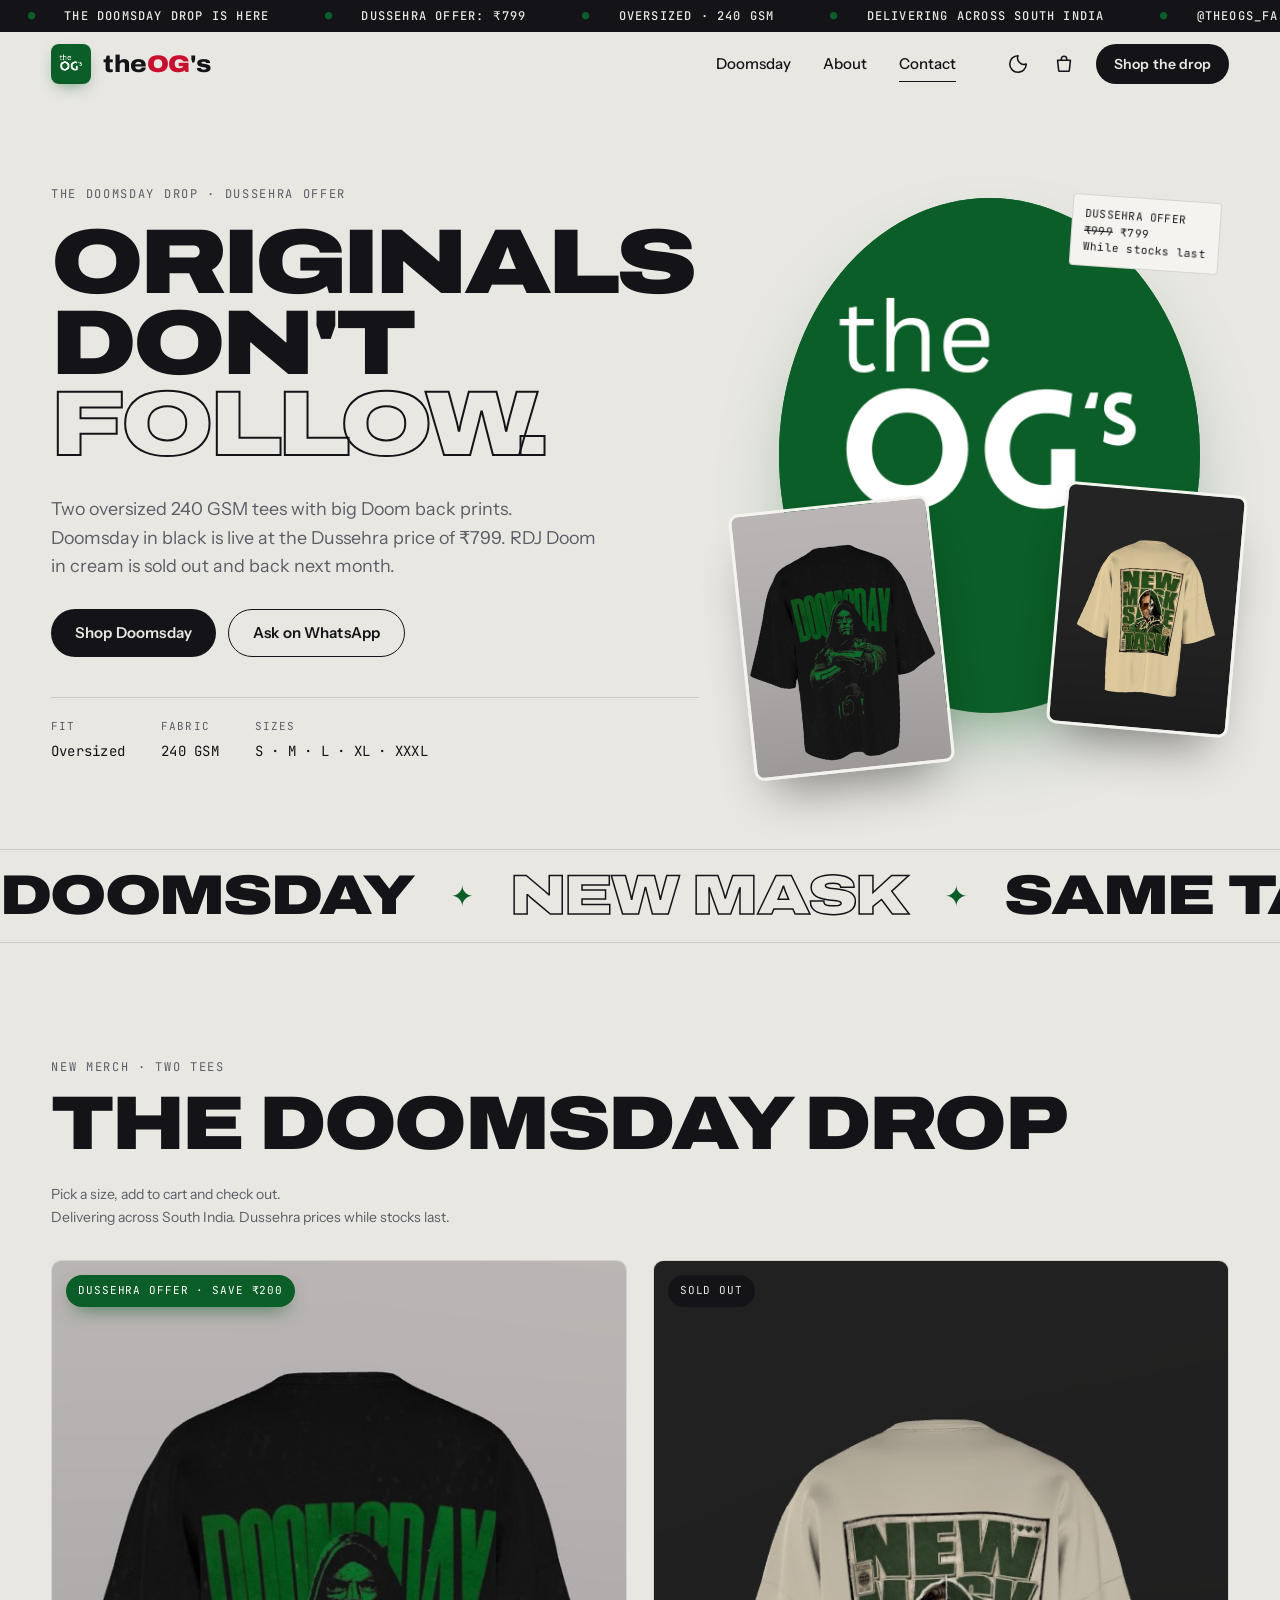
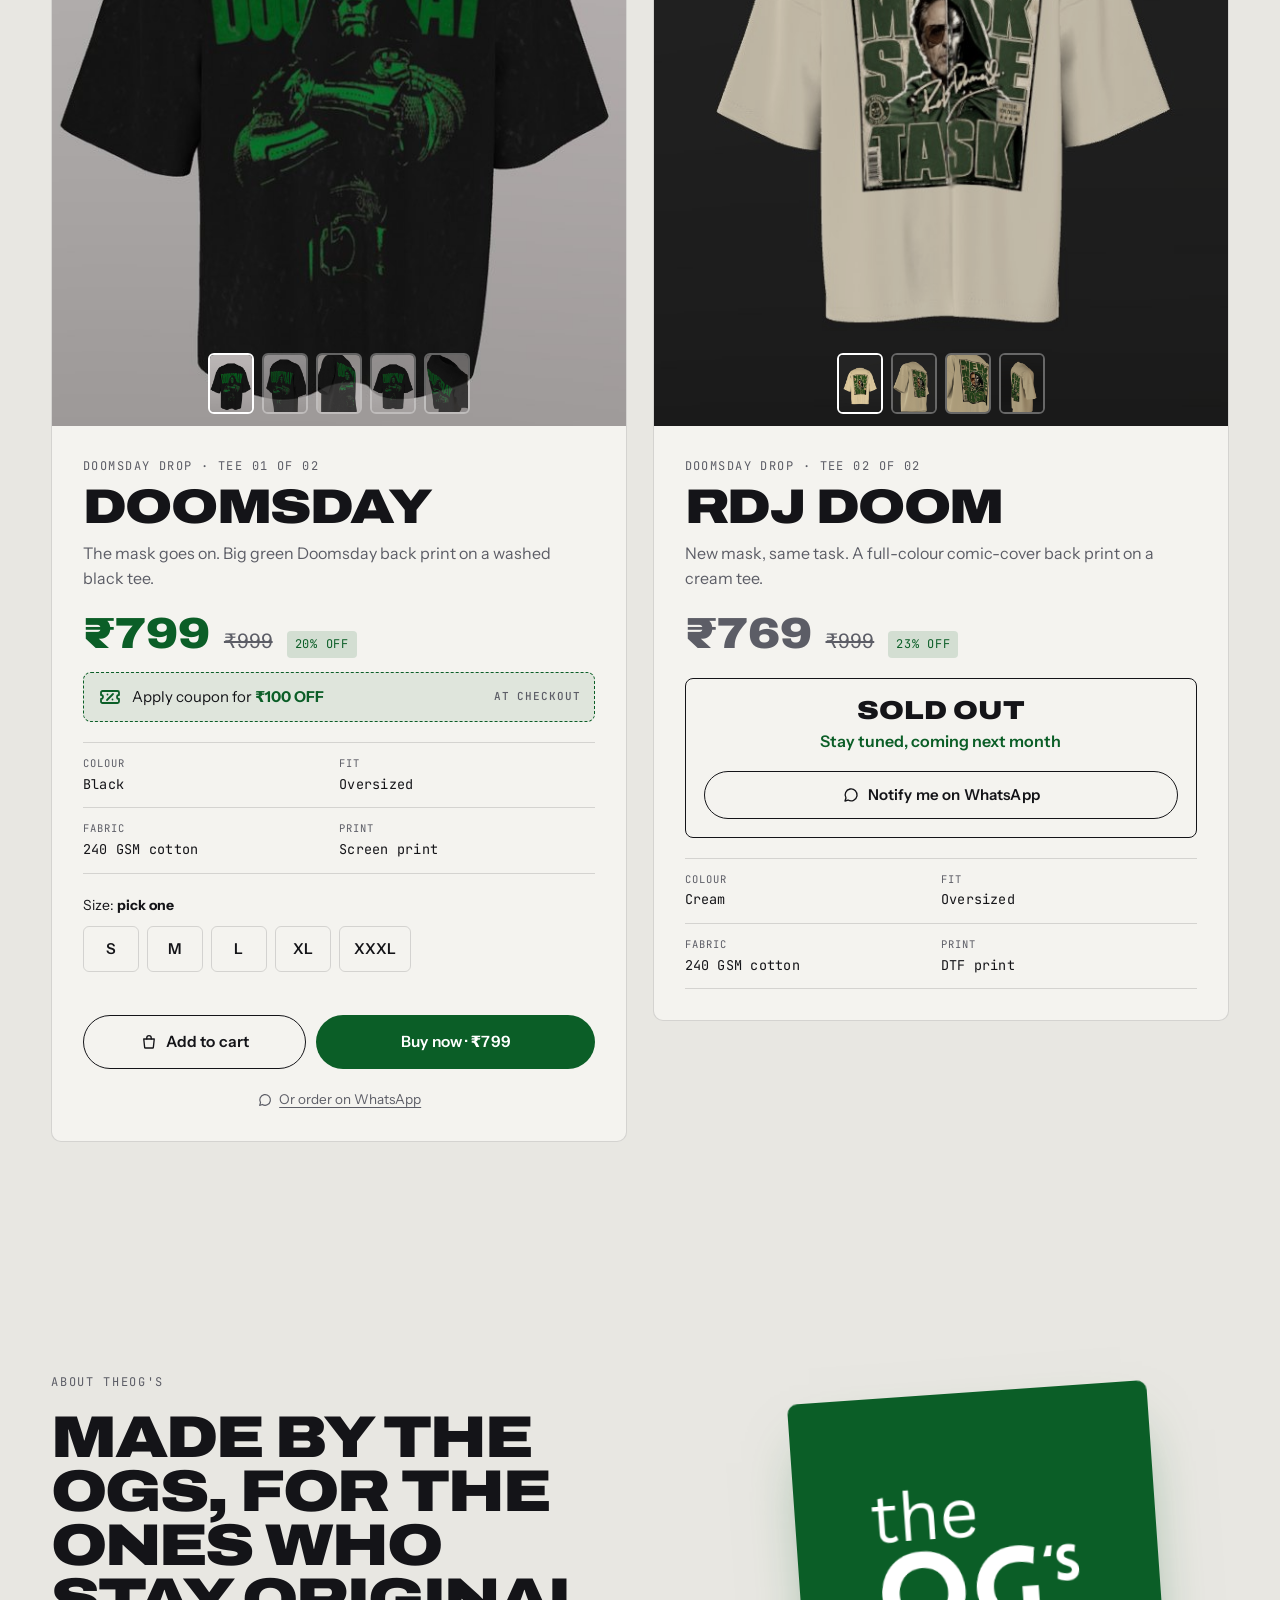
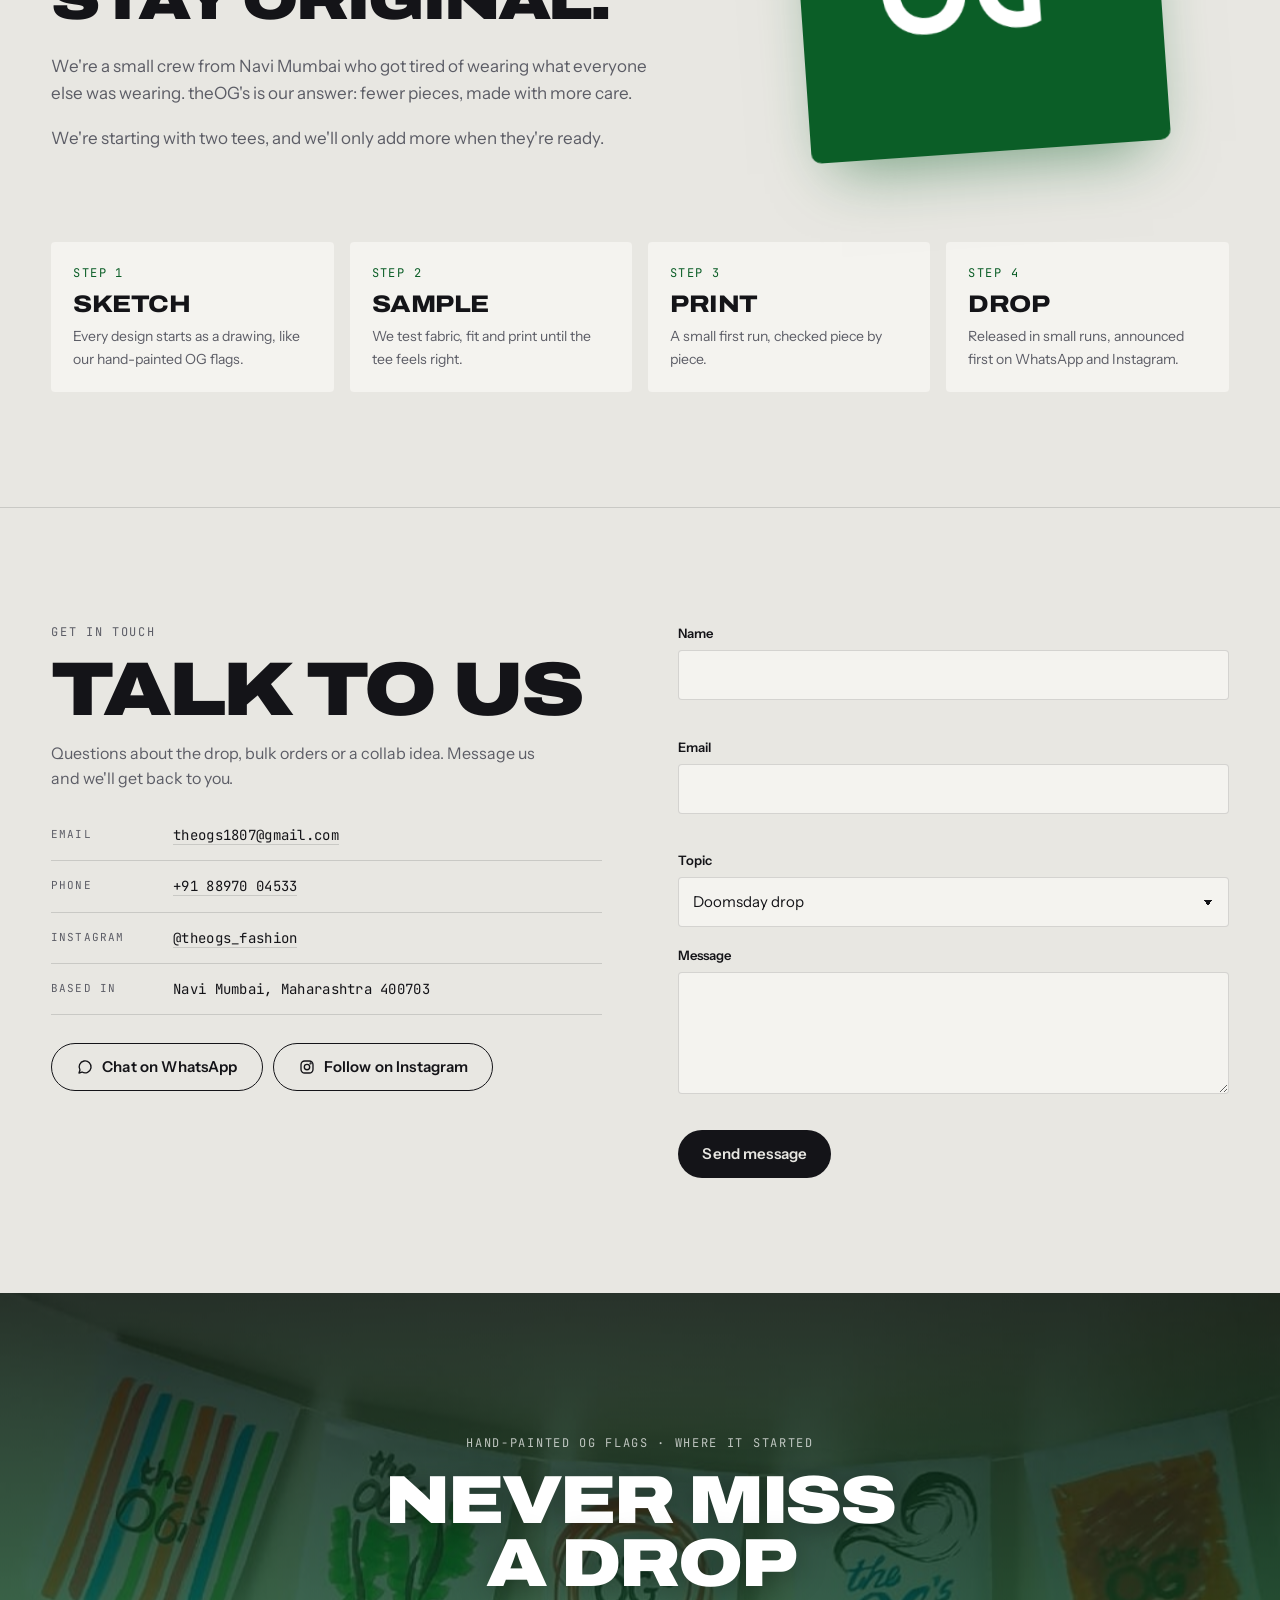
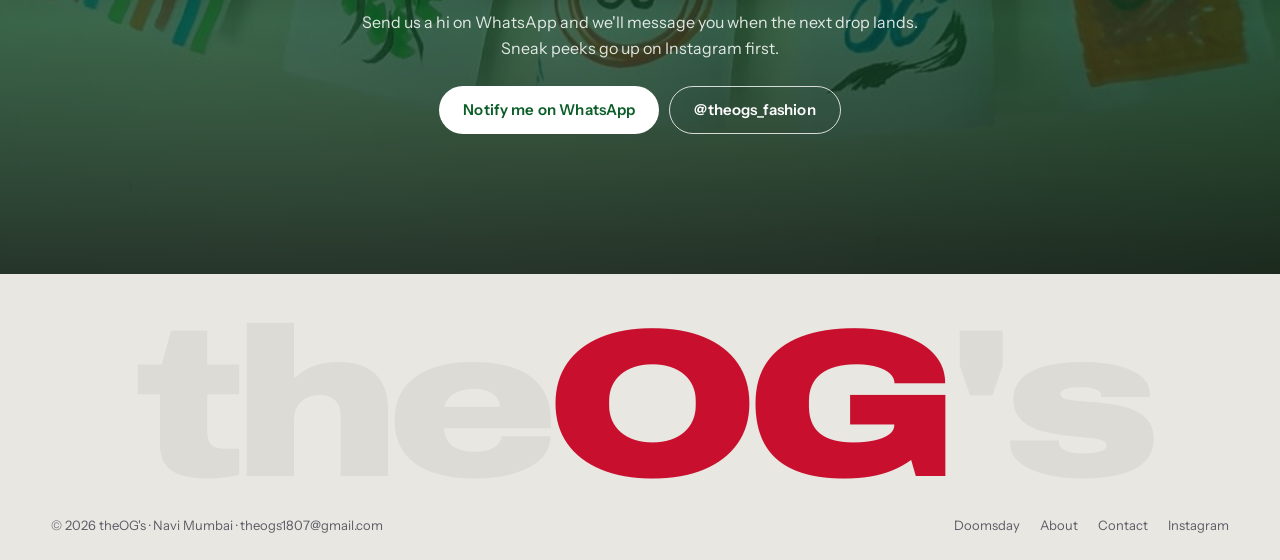
<file: index.html>
<!doctype html>
<html lang="en">
<head>
  <meta charset="utf-8">
  <meta name="viewport" content="width=device-width, initial-scale=1, viewport-fit=cover">
  <title>theOG's</title>
  <meta name="description" content="theOG's Doomsday drop: two oversized 240 GSM tees from Navi Mumbai. Dussehra offer ₹799.">
  <meta name="theme-color" content="#0B5E27">
  <meta property="og:title" content="theOG's">
  <meta property="og:description" content="The Doomsday drop: two oversized tees. Dussehra offer ₹799.">
  <meta property="og:image" content="assets/logo-green.png">
  <link rel="icon" href="assets/favicon.png" type="image/png">
  <link rel="apple-touch-icon" href="assets/apple-touch-icon.png">
  <link rel="preconnect" href="https://fonts.googleapis.com">
  <link rel="preconnect" href="https://fonts.gstatic.com" crossorigin>
  <link rel="stylesheet" href="https://fonts.googleapis.com/css2?family=Archivo:wdth,wght@62..125,400..900&family=Instrument+Sans:wght@400;500;600&family=JetBrains+Mono:wght@400;500&display=swap">
  <link rel="stylesheet" href="css/styles.css?v=dev">
</head>
<body>
  <a class="skip" href="#drop">Skip to the drop</a>

  <div class="ticker" aria-label="Announcements">
    <div class="ticker__track">
      <span>The Doomsday drop is here</span><span>Dussehra offer: ₹799</span><span>Oversized · 240 GSM</span><span>Delivering across South India</span><span>@theogs_fashion</span>
      <span aria-hidden="true">The Doomsday drop is here</span><span aria-hidden="true">Dussehra offer: ₹799</span><span aria-hidden="true">Oversized · 240 GSM</span><span aria-hidden="true">Delivering across South India</span><span aria-hidden="true">@theogs_fashion</span>
    </div>
  </div>

  <header class="nav" id="top">
    <div class="nav__inner">
      <a href="#top" class="logo" aria-label="theOG's home">
        <img src="assets/logo-green.png" alt="" width="44" height="44">
        <span class="logo__word">the<b>OG</b>'s</span>
      </a>
      <nav class="nav__links" id="navLinks" aria-label="Main">
        <a href="#drop">Doomsday</a>
        <a href="#about">About</a>
        <a href="#contact">Contact</a>
        <div class="menu__extra">
          <a class="btn btn--solid" href="#drop">Shop the drop</a>
          <a class="btn btn--ghost" data-wa="Hi theOG's! I have a question about the Doomsday drop." href="https://wa.me/918897004533" target="_blank" rel="noopener">Ask on WhatsApp</a>
        </div>
      </nav>
      <div class="nav__actions">
        <button class="icon-btn" id="themeToggle" aria-label="Switch colour theme" title="Switch theme">
          <svg viewBox="0 0 24 24" aria-hidden="true"><path d="M12 3a9 9 0 1 0 9 9 7 7 0 0 1-9-9Z"/></svg>
        </button>
        <button class="icon-btn" id="cartBtn" aria-label="Open cart" aria-controls="cart">
          <svg viewBox="0 0 24 24" aria-hidden="true"><path d="M5 8h14l-1.2 11.1a1 1 0 0 1-1 .9H7.2a1 1 0 0 1-1-.9L5 8Z"/><path d="M9 8V6.5a3 3 0 0 1 6 0V8"/></svg>
          <span class="count" hidden>0</span>
        </button>
        <a class="btn btn--solid btn--sm nav__cta" href="#drop">Shop the drop</a>
        <button class="icon-btn burger" id="burger" aria-label="Open menu" aria-expanded="false" aria-controls="navLinks">
          <span></span><span></span>
        </button>
      </div>
    </div>
  </header>

  <main>
    <section class="hero" aria-labelledby="heroTitle">
      <div class="hero__copy">
        <p class="eyebrow mono">The Doomsday drop · Dussehra offer</p>
        <h1 class="hero__title" id="heroTitle">
          <span class="line"><span>Originals</span></span>
          <span class="line"><span>don't</span></span>
          <span class="line"><span class="outline">follow.</span></span>
        </h1>
        <p class="hero__lede">Two oversized 240 GSM tees with big Doom back prints. Doomsday in black is live at the Dussehra price of ₹799. RDJ Doom in cream is sold out and back next month.</p>
        <div class="hero__cta">
          <a href="#drop" class="btn btn--solid">Shop Doomsday</a>
          <a class="btn btn--ghost" data-wa="Hi theOG's! I have a question about the Doomsday drop." href="https://wa.me/918897004533" target="_blank" rel="noopener">Ask on WhatsApp</a>
        </div>
        <dl class="hero__specs mono">
          <div><dt>Fit</dt><dd>Oversized</dd></div>
          <div><dt>Fabric</dt><dd>240 GSM</dd></div>
          <div><dt>Sizes</dt><dd>S · M · L · XL · XXXL</dd></div>
        </dl>
      </div>
      <div class="hero__stage" id="heroStage" aria-hidden="true">
        <div class="stage__disc"><img src="assets/logo-green.png" alt=""></div>
        <div class="stage__item stage__item--a" data-depth="22"></div>
        <div class="stage__item stage__item--b" data-depth="38"></div>
        <div class="stage__tag mono">DUSSEHRA OFFER<br><s>₹999</s> ₹799<br>While stocks last</div>
      </div>
    </section>

    <div class="band" aria-hidden="true">
      <div class="band__track">
        <span>Doomsday</span><i>✦</i><span>New mask</span><i>✦</i><span>Same task</span><i>✦</i><span>Dussehra offer</span><i>✦</i>
        <span>Doomsday</span><i>✦</i><span>New mask</span><i>✦</i><span>Same task</span><i>✦</i><span>Dussehra offer</span><i>✦</i>
      </div>
    </div>

    <section class="drop section" id="drop" aria-labelledby="dropTitle">
      <div class="section__head">
        <div>
          <p class="eyebrow mono">New merch · Two tees</p>
          <h2 id="dropTitle">The Doomsday drop</h2>
        </div>
        <p class="section__note">Pick a size, add to cart and check out.<br>Delivering across South India. Dussehra prices while stocks last.</p>
      </div>
      <div class="releases" id="releases"></div>
    </section>

    <section class="about section" id="about" aria-labelledby="aboutTitle">
      <div class="about__grid">
        <div class="about__copy">
          <p class="eyebrow mono">About theOG's</p>
          <h2 id="aboutTitle">Made by the OGs, for the ones who stay original.</h2>
          <p>We're a small crew from Navi Mumbai who got tired of wearing what everyone else was wearing. theOG's is our answer: fewer pieces, made with more care.</p>
          <p>We're starting with two tees, and we'll only add more when they're ready.</p>
        </div>
        <figure class="about__mark">
          <img src="assets/logo-green.png" alt="theOG's logo: white wordmark on green" width="500" height="500" loading="lazy">
        </figure>
      </div>
      <ol class="process">
        <li><span class="mono">Step 1</span><h3>Sketch</h3><p>Every design starts as a drawing, like our hand-painted OG flags.</p></li>
        <li><span class="mono">Step 2</span><h3>Sample</h3><p>We test fabric, fit and print until the tee feels right.</p></li>
        <li><span class="mono">Step 3</span><h3>Print</h3><p>A small first run, checked piece by piece.</p></li>
        <li><span class="mono">Step 4</span><h3>Drop</h3><p>Released in small runs, announced first on WhatsApp and Instagram.</p></li>
      </ol>
    </section>

    <section class="contact section" id="contact" aria-labelledby="contactTitle">
      <div class="contact__grid">
        <div>
          <p class="eyebrow mono">Get in touch</p>
          <h2 id="contactTitle">Talk to us</h2>
          <p class="contact__lede">Questions about the drop, bulk orders or a collab idea. Message us and we'll get back to you.</p>
          <dl class="contact__list mono">
            <div><dt>Email</dt><dd><a href="mailto:theogs1807@gmail.com">theogs1807@gmail.com</a></dd></div>
            <div><dt>Phone</dt><dd><a href="tel:+918897004533">+91 88970 04533</a></dd></div>
            <div><dt>Instagram</dt><dd><a href="https://instagram.com/theogs_fashion" target="_blank" rel="noopener">@theogs_fashion</a></dd></div>
            <div><dt>Based in</dt><dd>Navi Mumbai, Maharashtra 400703</dd></div>
          </dl>
          <div class="contact__actions">
            <a class="btn btn--ghost" data-wa="Hi theOG's!" href="https://wa.me/918897004533" target="_blank" rel="noopener">
              <svg viewBox="0 0 24 24" aria-hidden="true"><path d="M4 20l1.3-4A8 8 0 1 1 8 18.7L4 20Z"/></svg>
              Chat on WhatsApp
            </a>
            <a class="btn btn--ghost" href="https://instagram.com/theogs_fashion" target="_blank" rel="noopener">
              <svg viewBox="0 0 24 24" aria-hidden="true"><rect x="4" y="4" width="16" height="16" rx="5"/><circle cx="12" cy="12" r="3.6"/><circle cx="16.8" cy="7.2" r=".6"/></svg>
              Follow on Instagram
            </a>
          </div>
        </div>
        <form class="form" id="contactForm" novalidate>
          <div class="field">
            <label for="cName">Name</label>
            <input id="cName" name="name" type="text" autocomplete="name" required>
            <small class="err" id="cNameErr"></small>
          </div>
          <div class="field">
            <label for="cEmail">Email</label>
            <input id="cEmail" name="email" type="email" autocomplete="email" required>
            <small class="err" id="cEmailErr"></small>
          </div>
          <div class="field">
            <label for="cTopic">Topic</label>
            <select id="cTopic" name="topic">
              <option>Doomsday drop</option>
              <option>Bulk or custom order</option>
              <option>Collab</option>
              <option>Something else</option>
            </select>
          </div>
          <div class="field">
            <label for="cMsg">Message</label>
            <textarea id="cMsg" name="message" rows="4" required></textarea>
            <small class="err" id="cMsgErr"></small>
          </div>
          <button class="btn btn--solid" type="submit">Send message</button>
          <p class="form__ok" id="contactOk" role="status" hidden></p>
        </form>
      </div>
    </section>

    <section class="join" aria-labelledby="joinTitle">
      <div class="join__bg" aria-hidden="true"></div>
      <div class="join__inner">
      <p class="eyebrow mono join__eyebrow">Hand-painted OG flags · where it started</p>
      <h2 id="joinTitle">Never miss a drop</h2>
      <p>Send us a hi on WhatsApp and we'll message you when the next drop lands. Sneak peeks go up on Instagram first.</p>
      <div class="join__actions">
        <a class="btn btn--solid" data-wa="Hi theOG's! Please tell me when the next drop is out." href="https://wa.me/918897004533" target="_blank" rel="noopener">Notify me on WhatsApp</a>
        <a class="btn btn--ghost" href="https://instagram.com/theogs_fashion" target="_blank" rel="noopener">@theogs_fashion</a>
      </div>
      </div>
    </section>
  </main>

  <footer class="footer">
    <div class="footer__big" aria-hidden="true">the<b>OG</b>'s</div>
    <div class="footer__row">
      <p>© <span id="year">2026</span> theOG's · Navi Mumbai · <a href="mailto:theogs1807@gmail.com">theogs1807@gmail.com</a></p>
      <nav aria-label="Footer">
        <a href="#drop">Doomsday</a><a href="#about">About</a><a href="#contact">Contact</a><a href="https://instagram.com/theogs_fashion" target="_blank" rel="noopener">Instagram</a>
      </nav>
    </div>
  </footer>

  <div class="drawer" id="cart" role="dialog" aria-modal="true" aria-labelledby="cartTitle" hidden>
    <div class="drawer__panel">
      <div class="drawer__head">
        <h2 id="cartTitle">Your cart</h2>
        <button class="icon-btn drawer__close" data-close aria-label="Close cart">
          <svg viewBox="0 0 24 24" aria-hidden="true"><path d="M6 6l12 12M18 6 6 18"/></svg>
        </button>
      </div>
      <div class="drawer__body" id="cartBody"></div>
      <div class="drawer__foot" id="cartFoot" hidden></div>
    </div>
  </div>

  <div class="mbar" id="mbar">
    <button class="btn" id="mbarBtn" tabindex="-1">Shop the drop</button>
  </div>

  <div class="toast" id="toast" role="status" aria-live="polite"></div>

  <script src="js/data.js?v=dev"></script>
  <script src="js/store.js?v=dev"></script>
  <script src="js/app.js?v=dev"></script>
</body>
</html>
</file>
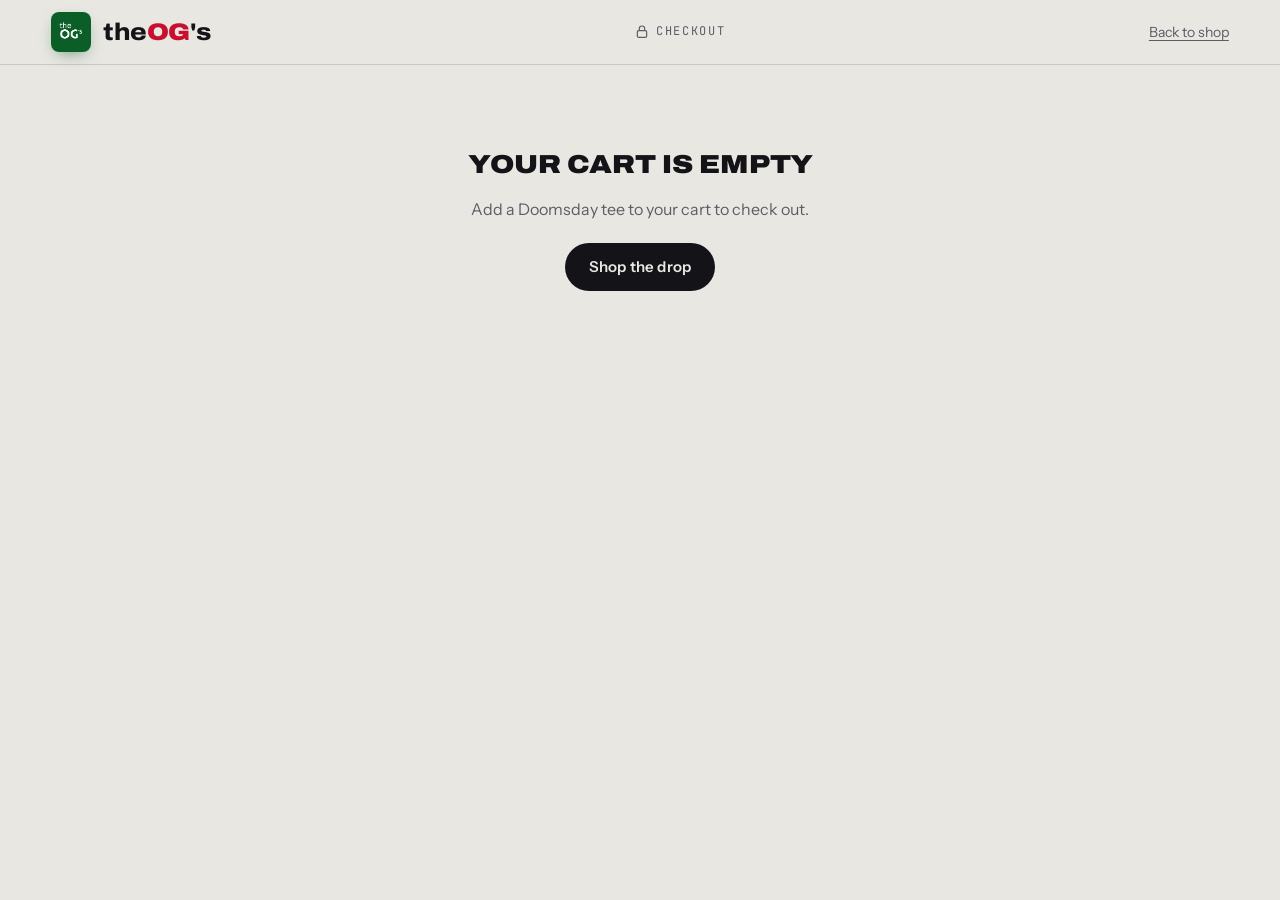
<file: checkout.html>
<!doctype html>
<html lang="en">
<head>
  <meta charset="utf-8">
  <meta name="viewport" content="width=device-width, initial-scale=1, viewport-fit=cover">
  <title>Checkout · theOG's</title>
  <meta name="robots" content="noindex">
  <meta name="theme-color" content="#0B5E27">
  <link rel="icon" href="assets/favicon.png" type="image/png">
  <link rel="apple-touch-icon" href="assets/apple-touch-icon.png">
  <link rel="preconnect" href="https://fonts.googleapis.com">
  <link rel="preconnect" href="https://fonts.gstatic.com" crossorigin>
  <link rel="stylesheet" href="https://fonts.googleapis.com/css2?family=Archivo:wdth,wght@62..125,400..900&family=Instrument+Sans:wght@400;500;600&family=JetBrains+Mono:wght@400;500&display=swap">
  <link rel="stylesheet" href="css/styles.css?v=dev">
</head>
<body class="co-page">
  <header class="nav scrolled">
    <div class="nav__inner">
      <a href="index.html" class="logo" aria-label="theOG's home">
        <img src="assets/logo-green.png" alt="" width="44" height="44">
        <span class="logo__word">the<b>OG</b>'s</span>
      </a>
      <p class="co-secure mono">
        <svg viewBox="0 0 24 24" aria-hidden="true"><rect x="5" y="10" width="14" height="10" rx="2"/><path d="M8 10V7a4 4 0 0 1 8 0v3"/></svg>
        Checkout
      </p>
      <a class="link co-back" href="index.html#cart">Back to shop</a>
    </div>
  </header>

  <main class="checkout" id="checkout">
    <div class="co__main">
      <ol class="steps mono" aria-label="Checkout steps">
        <li data-step="details" aria-current="step"><span>1</span>Details</li>
        <li data-step="review"><span>2</span>Review</li>
        <li data-step="pay"><span>3</span>Payment</li>
      </ol>

      <!-- Step 1: contact and delivery address -->
      <form class="co__step" id="stepDetails" novalidate>
        <fieldset class="co__box">
          <legend>Contact</legend>
          <div class="grid2">
            <div class="field span2">
              <label for="fName">Full name</label>
              <input id="fName" name="name" autocomplete="name" required maxlength="60">
              <small class="err"></small>
            </div>
            <div class="field">
              <label for="fMobile">Mobile number</label>
              <div class="prefix"><span>+91</span><input id="fMobile" name="mobile" type="tel" inputmode="numeric" autocomplete="tel-national" placeholder="98765 43210" required maxlength="16"></div>
              <small class="err"></small>
              <small class="hintline">We'll confirm your order on WhatsApp at this number.</small>
            </div>
            <div class="field">
              <label for="fEmail">Email <span class="opt">optional</span></label>
              <input id="fEmail" name="email" type="email" autocomplete="email" maxlength="80">
              <small class="err"></small>
            </div>
          </div>
        </fieldset>

        <fieldset class="co__box">
          <legend>Delivery address</legend>
          <p class="co__zone mono">We deliver to Andhra Pradesh, Telangana, Karnataka, Tamil Nadu, Kerala and Puducherry.</p>
          <div class="grid2">
            <div class="field">
              <label for="fPin">Pincode</label>
              <input id="fPin" name="pincode" inputmode="numeric" autocomplete="postal-code" required maxlength="6" placeholder="6 digits">
              <small class="err"></small>
            </div>
            <div class="field">
              <label for="fState">State</label>
              <select id="fState" name="state" autocomplete="address-level1" required>
                <option value="">Choose your state</option>
              </select>
              <small class="err"></small>
            </div>
            <div class="field span2">
              <label for="fHouse">Flat, house no., building</label>
              <input id="fHouse" name="house" autocomplete="address-line1" required maxlength="100">
              <small class="err"></small>
            </div>
            <div class="field span2">
              <label for="fArea">Area, street, locality</label>
              <input id="fArea" name="area" autocomplete="address-line2" required maxlength="100">
              <small class="err"></small>
            </div>
            <div class="field">
              <label for="fLandmark">Landmark <span class="opt">optional</span></label>
              <input id="fLandmark" name="landmark" maxlength="80" placeholder="Near…">
              <small class="err"></small>
            </div>
            <div class="field">
              <label for="fCity">Town or city</label>
              <input id="fCity" name="city" autocomplete="address-level2" required maxlength="50">
              <small class="err"></small>
            </div>
          </div>
          <div class="field locfield">
            <label for="fMap">Delivery location on Google Maps</label>
            <div class="loc">
              <button type="button" class="btn btn--ghost btn--sm loc__btn" id="locBtn">
                <svg viewBox="0 0 24 24" aria-hidden="true"><path d="M12 21s-7-6.2-7-11.5A7 7 0 0 1 19 9.5C19 14.8 12 21 12 21Z"/><circle cx="12" cy="9.5" r="2.5"/></svg>
                <span>Use my current location</span>
              </button>
              <span class="loc__or mono">or paste a Google Maps link</span>
            </div>
            <input id="fMap" name="map" type="url" inputmode="url" autocomplete="off" autocapitalize="off" spellcheck="false" required maxlength="300" placeholder="https://maps.app.goo.gl/…">
            <small class="err"></small>
            <small class="hintline" id="locHint">So the courier finds your door. Tap the button and allow location, or in Google Maps tap your spot, then Share, and paste the link here.</small>
          </div>
          <div class="choice-row" role="radiogroup" aria-label="Address type">
            <label class="chip"><input type="radio" name="type" value="Home" checked><span>Home</span></label>
            <label class="chip"><input type="radio" name="type" value="Work"><span>Work</span></label>
          </div>
          <label class="check"><input type="checkbox" id="fRemember" checked> Save these details on this device for next time</label>
        </fieldset>

        <button class="btn btn--solid btn--block co__next" type="submit">Continue to review</button>
      </form>

      <!-- Step 2: review -->
      <section class="co__step" id="stepReview" hidden aria-labelledby="reviewTitle">
        <div class="co__box">
          <div class="co__boxhead"><h2 id="reviewTitle" class="co__h">Deliver to</h2><button class="link" data-goto="details">Edit</button></div>
          <div id="reviewAddress" class="addr"></div>
        </div>
        <div class="co__box">
          <div class="co__boxhead"><h2 class="co__h">Items</h2><a class="link" href="index.html#cart">Edit cart</a></div>
          <ul class="lines lines--review" id="reviewItems"></ul>
          <p class="co__eta mono">Ships in 3 to 5 working days. We'll share tracking on WhatsApp.</p>
        </div>
        <button class="btn btn--solid btn--block co__next" data-goto="pay">Continue to payment</button>
      </section>

      <!-- Step 3: payment and confirm -->
      <section class="co__step" id="stepPay" hidden aria-labelledby="payTitle">
        <div class="co__box">
          <h2 id="payTitle" class="co__h">Payment</h2>
          <div class="paybox" id="payBox"></div>
        </div>
        <p class="err co__payerr" id="payErr" role="alert"></p>
        <button class="btn btn--solid btn--block co__next co__confirm" id="confirmBtn"></button>
        <p class="co__fine">By placing this order you agree to pay the total shown. Questions? <a data-wa="Hi theOG's! I have a question about my order." href="https://wa.me/918897004533" target="_blank" rel="noopener">Ask us on WhatsApp</a>.</p>
      </section>

      <!-- Done -->
      <section class="co__step co__done" id="stepDone" hidden aria-labelledby="doneTitle" tabindex="-1"></section>

      <!-- Empty cart -->
      <section class="co__step co__empty" id="stepEmpty" hidden>
        <p class="empty__title">Your cart is empty</p>
        <p class="muted">Add a Doomsday tee to your cart to check out.</p>
        <a class="btn btn--solid" href="index.html#drop">Shop the drop</a>
      </section>
    </div>

    <aside class="co__summary" id="summary" aria-label="Order summary">
      <button class="co__sumtoggle" id="sumToggle" aria-expanded="false" aria-controls="sumBody">
        <span>Order summary</span><b id="sumTotalMini"></b>
      </button>
      <div class="co__sumbody" id="sumBody">
        <ul class="lines lines--mini" id="sumItems"></ul>
        <form class="coupon" id="couponForm" novalidate hidden>
          <label for="fCoupon">Coupon code</label>
          <div class="coupon__row">
            <input id="fCoupon" autocomplete="off" autocapitalize="characters" spellcheck="false" maxlength="20" placeholder="Enter code">
            <button class="btn btn--ghost btn--sm" type="submit">Apply</button>
          </div>
          <small class="err" id="couponErr" role="alert"></small>
        </form>
        <div class="coupon coupon--on" id="couponOn" hidden></div>
        <dl class="sum" id="sumTotals"></dl>
      </div>
    </aside>
  </main>

  <div class="toast" id="toast" role="status" aria-live="polite"></div>

  <script src="js/data.js?v=dev"></script>
  <script src="js/store.js?v=dev"></script>
  <script src="js/vendor/qrcode.js?v=dev"></script>
  <script src="js/checkout.js?v=dev"></script>
</body>
</html>
</file>
<file: css/styles.css>
/* theOG's — layout: concrete-grey studio wall, expanded heavy type, Doom green (from the Doomsday prints) as the one accent; the wordmark's OG turns from blue to green as you scroll. */
:root {
  --bg: #E8E7E2;
  --surface: #F4F3EF;
  --tile: #DCDBD5;
  --fg: #141418;
  --muted: #5C5D66;
  --line: rgba(20, 20, 24, .14);
  --accent: #0B5E27;
  --accent-ink: #FFFFFF;
  --brand: #0B5E27;
  --brand-deep: #063F19;
  --bone: #E6E1D6;
  --ink: #141418;
  --og-red: #C8102E;
  --danger: #B3261E;
  --ok: #1D7A45;
  --scrim: rgba(12, 12, 16, .45);

  --f-display: "Archivo", "Arial Black", "Helvetica Neue", Arial, sans-serif;
  --f-body: "Instrument Sans", "Helvetica Neue", Arial, system-ui, sans-serif;
  --f-mono: "JetBrains Mono", ui-monospace, SFMono-Regular, Menlo, Consolas, monospace;

  --gutter: clamp(16px, 4vw, 56px);
  --max: 1360px;
  --radius: 4px;
  --ease: cubic-bezier(.2, .7, .1, 1);
  --nav-h: 64px;
  color-scheme: light;
}
@media (prefers-color-scheme: dark) {
  :root:not([data-theme="light"]) {
    --bg: #111114; --surface: #19191E; --tile: #202027; --fg: #ECEBE6; --muted: #9D9DA7;
    --line: rgba(236, 235, 230, .14); --accent: #3FC36B; --accent-ink: #04140A; --og-red: #FF4D5E;
    --danger: #FF8A80; --ok: #6FD39A; --scrim: rgba(0, 0, 0, .6); color-scheme: dark;
  }
}
:root[data-theme="dark"] {
  --bg: #111114; --surface: #19191E; --tile: #202027; --fg: #ECEBE6; --muted: #9D9DA7;
  --line: rgba(236, 235, 230, .14); --accent: #3FC36B; --accent-ink: #04140A; --og-red: #FF4D5E;
  --danger: #FF8A80; --ok: #6FD39A; --scrim: rgba(0, 0, 0, .6); color-scheme: dark;
}

*, *::before, *::after { box-sizing: border-box; }
[hidden] { display: none !important; }
html { scroll-behavior: smooth; scroll-padding-top: calc(var(--nav-h) + 16px); -webkit-text-size-adjust: 100%; }
body {
  margin: 0; background: var(--bg); color: var(--fg);
  font: 400 16px/1.6 var(--f-body); overflow-x: hidden;
  -webkit-font-smoothing: antialiased;
  transition: background-color .4s var(--ease), color .4s var(--ease);
}
body.locked { overflow: hidden; }
img, svg { max-width: 100%; display: block; }
a { color: inherit; }
button, input, select, textarea { font: inherit; color: inherit; }
button { cursor: pointer; background: none; border: 0; padding: 0; }
h1, h2, h3 { text-wrap: balance; margin: 0; }
p { margin: 0; }
:focus-visible { outline: 2px solid var(--accent); outline-offset: 3px; }
.sr { position: absolute; width: 1px; height: 1px; overflow: hidden; clip: rect(0 0 0 0); white-space: nowrap; }
.mono { font-family: var(--f-mono); font-size: 12px; letter-spacing: .02em; }
.eyebrow { text-transform: uppercase; letter-spacing: .14em; color: var(--muted); }
.muted { color: var(--muted); }
.skip { position: absolute; left: 16px; top: -60px; z-index: 100; background: var(--accent); color: var(--accent-ink); padding: 8px 14px; border-radius: var(--radius); }
.skip:focus { top: 12px; }

/* Buttons */
.btn {
  display: inline-flex; align-items: center; justify-content: center; gap: 8px;
  min-height: 48px; padding: 0 24px; border-radius: 999px; text-decoration: none;
  font-weight: 600; font-size: 15px; letter-spacing: .01em; position: relative; overflow: hidden;
  transition: transform .25s var(--ease), background-color .25s, color .25s, border-color .25s;
}
.btn:active { transform: scale(.97); }
.btn--solid { background: var(--fg); color: var(--bg); }
.btn--solid:hover { background: var(--accent); color: var(--accent-ink); }
.btn--ghost { border: 1.5px solid var(--fg); }
.btn--ghost:hover { background: var(--fg); color: var(--bg); }
.btn--block { width: 100%; }
.btn--sm { min-height: 40px; padding: 0 18px; font-size: 14px; }
.btn svg { width: 18px; height: 18px; fill: none; stroke: currentColor; stroke-width: 1.8; stroke-linecap: round; stroke-linejoin: round; }
.btn[disabled] { opacity: .45; pointer-events: none; }
.link { text-decoration: underline; text-underline-offset: 3px; font-size: 14px; color: var(--muted); }
.link:hover { color: var(--fg); }
.icon-btn {
  width: 44px; height: 44px; border-radius: 50%; display: inline-grid; place-items: center; position: relative;
  transition: background-color .2s;
}
.icon-btn:hover { background: var(--line); }
.icon-btn svg { width: 22px; height: 22px; fill: none; stroke: currentColor; stroke-width: 1.7; stroke-linecap: round; stroke-linejoin: round; }
.count {
  position: absolute; top: 4px; right: 2px; min-width: 18px; height: 18px; padding: 0 5px; border-radius: 9px;
  background: var(--accent); color: var(--accent-ink); font: 600 11px/18px var(--f-body); text-align: center;
}
.count.bump { animation: bump .4s var(--ease); }
@keyframes bump { 40% { transform: scale(1.35); } }

/* Ticker */
.ticker { background: var(--fg); color: var(--bg); overflow: hidden; font: 500 12px/1 var(--f-mono); text-transform: uppercase; letter-spacing: .1em; }
.ticker__track { display: flex; width: max-content; animation: marquee 32s linear infinite; }
.ticker span { padding: 10px 28px; white-space: nowrap; }
.ticker span::before { content: "●"; margin-right: 28px; color: var(--accent); }
@keyframes marquee { to { transform: translateX(-50%); } }

/* Nav */
.nav {
  position: sticky; top: env(safe-area-inset-top, 0px); z-index: 40;
  border-bottom: 1px solid transparent; transition: border-color .3s, transform .4s var(--ease);
}
/* The frosted background sits on a pseudo-element: a backdrop-filter on .nav itself
   would trap the fixed phone menu inside the header bar. */
.nav::before {
  content: ""; position: absolute; inset: 0; z-index: -1;
  background: color-mix(in srgb, var(--bg) 82%, transparent);
  backdrop-filter: saturate(1.4) blur(14px); -webkit-backdrop-filter: saturate(1.4) blur(14px);
}
.nav.menu-open::before { background: var(--bg); }
.nav.scrolled { border-bottom-color: var(--line); }
.nav.hide { transform: translateY(-100%); }
.nav__inner { max-width: var(--max); margin: 0 auto; padding-inline: var(--gutter); height: var(--nav-h); display: flex; align-items: center; gap: 24px; }
.logo { display: inline-flex; align-items: center; gap: 12px; text-decoration: none; }
.logo img { width: 40px; height: 40px; border-radius: 8px; box-shadow: 0 6px 16px -6px rgba(11, 94, 39, .6); transition: transform .4s var(--ease); }
.logo:hover img { transform: rotate(-6deg) scale(1.05); }
.logo__word { font: 800 24px/1 var(--f-display); font-stretch: 112%; letter-spacing: -.02em; }
.logo__word b, .footer__big b {
  font-weight: 900; color: var(--og-red);
}
.nav__cta { margin-left: 8px; }
.nav__links { display: flex; gap: 32px; margin-left: auto; }
.nav__links a { text-decoration: none; font-weight: 500; font-size: 15px; position: relative; padding: 6px 0; }
.nav__links a::after { content: ""; position: absolute; left: 0; right: 0; bottom: 0; height: 1.5px; background: currentColor; transform: scaleX(0); transform-origin: right; transition: transform .35s var(--ease); }
.nav__links a:hover::after, .nav__links a.active::after { transform: scaleX(1); transform-origin: left; }
.nav__actions { display: flex; align-items: center; gap: 2px; margin-left: 16px; }
.burger { display: none; }
.burger span { position: absolute; width: 20px; height: 1.7px; background: currentColor; transition: transform .3s var(--ease); }
.burger span:first-child { transform: translateY(-4px); }
.burger span:last-child { transform: translateY(4px); }
.burger[aria-expanded="true"] span:first-child { transform: rotate(45deg); }
.burger[aria-expanded="true"] span:last-child { transform: rotate(-45deg); }

/* Sections */
.section { max-width: var(--max); margin: 0 auto; padding-inline: var(--gutter); padding-block: clamp(64px, 9vw, 128px); }
.section__head { display: flex; justify-content: space-between; align-items: flex-end; gap: 24px; flex-wrap: wrap; margin-bottom: 32px; }
.section__head .eyebrow { margin-bottom: 12px; }
h2 { font: 900 clamp(36px, 6vw, 76px)/.92 var(--f-display); font-stretch: 118%; letter-spacing: -.035em; text-transform: uppercase; }
.section__note { color: var(--muted); font-size: 14px; }

/* Hero */
.hero {
  max-width: var(--max); margin: 0 auto; padding-inline: var(--gutter); padding-block: clamp(40px, 6vw, 88px) clamp(48px, 6vw, 80px);
  display: grid; grid-template-columns: minmax(0, 1.15fr) minmax(0, .85fr); gap: clamp(24px, 4vw, 64px); align-items: center;
}
.hero__copy { min-width: 0; container-type: inline-size; }
.hero__title { font: 900 clamp(40px, 7vw, 112px)/.84 var(--f-display); font-stretch: 125%; letter-spacing: -.045em; text-transform: uppercase; margin: 20px 0 28px; }
.hero__title .line { display: block; overflow: hidden; padding-bottom: .04em; }
.hero__title .line > span { display: inline-block; animation: rise 1s var(--ease) both; }
.hero__title .line:nth-child(2) > span { animation-delay: .08s; }
.hero__title .line:nth-child(3) > span { animation-delay: .16s; }
.outline { color: transparent; -webkit-text-stroke: 2px var(--fg); }
@supports (font-size: 1cqi) { .hero__title { font-size: min(14.2cqi, 128px); } }
@keyframes rise { from { transform: translateY(105%); } }
.hero__lede { max-width: 46ch; font-size: clamp(16px, 1.4vw, 19px); color: var(--muted); }
.hero__cta { display: flex; flex-wrap: wrap; gap: 12px; margin-top: 28px; }
.hero__specs { display: flex; flex-wrap: wrap; gap: 12px 36px; margin: 40px 0 0; padding-top: 20px; border-top: 1px solid var(--line); }
.hero__specs dt { color: var(--muted); text-transform: uppercase; letter-spacing: .1em; font-size: 11px; }
.hero__specs dd { margin: 4px 0 0; font-size: 14px; color: var(--fg); }

.hero__stage { position: relative; aspect-ratio: 4 / 5; max-width: 100%; min-width: 0; }
.stage__disc { position: absolute; inset: 4% 6% 10%; border-radius: 50%; overflow: hidden; background: var(--brand); animation: disc 1.2s var(--ease) both; box-shadow: 0 40px 80px -30px rgba(11, 94, 39, .55); }
.stage__disc img { width: 100%; height: 100%; object-fit: cover; transform: scale(1.02) translateY(-6%); }
@keyframes disc { from { transform: scale(.6); opacity: 0; } }
.stage__item { position: absolute; transition: transform .6s var(--ease); }
.stage__item img { width: 100%; aspect-ratio: 3 / 4; object-fit: cover; border-radius: 10px; border: 3px solid var(--surface); box-shadow: 0 30px 50px -20px rgba(0, 0, 0, .45); }
.stage__item--a { width: 42%; left: -2%; bottom: 0; animation: float 7s ease-in-out infinite; z-index: 2; }
.stage__item--a img { rotate: -6deg; }
.stage__item--b { width: 38%; right: -2%; bottom: 7%; animation: float 8s ease-in-out -3s infinite; }
.stage__item--b img { rotate: 5deg; }
@keyframes float { 50% { translate: 0 -10px; } }
.stage__tag {
  position: absolute; right: 2%; top: 4%; background: var(--surface); color: var(--fg); padding: 10px 12px; line-height: 1.5;
  border: 1px solid var(--line); border-radius: var(--radius); transform: rotate(4deg); font-size: 11px;
}

/* Band */
.band { border-block: 1px solid var(--line); overflow: hidden; padding-block: 18px; }
.band__track { display: flex; align-items: center; gap: 36px; width: max-content; animation: marquee 28s linear infinite reverse; }
.band span { font: 900 clamp(28px, 4.4vw, 56px)/1 var(--f-display); font-stretch: 125%; text-transform: uppercase; letter-spacing: -.03em; white-space: nowrap; }
.band span:nth-of-type(even) { color: transparent; -webkit-text-stroke: 1.5px var(--fg); }
.band i { font-style: normal; color: var(--accent); font-size: 28px; }

/* The drop */
.releases { display: grid; grid-template-columns: repeat(2, minmax(0, 1fr)); gap: clamp(16px, 2vw, 28px); align-items: start; }
.release { display: grid; background: var(--surface); border-radius: 10px; overflow: hidden; border: 1px solid var(--line); min-width: 0; }
.release__stage { position: relative; aspect-ratio: 3 / 4; overflow: hidden; background: #1C1C1E; touch-action: pan-y; }
.release__slides img {
  position: absolute; inset: 0; width: 100%; height: 100%; object-fit: cover; object-position: center 50%;
  opacity: 0; transform: scale(1.03); transition: opacity .5s var(--ease), transform 1.2s var(--ease);
}
.release__slides img.is-on { opacity: 1; transform: none; }
.release__stage:hover .release__slides img.is-on { transform: scale(1.03); }
.release__badge {
  position: absolute; left: 14px; top: 14px; z-index: 2; padding: 7px 12px; border-radius: 999px;
  background: var(--brand); color: #FFFFFF; text-transform: uppercase; letter-spacing: .08em; font-size: 11px;
  box-shadow: 0 8px 20px -8px rgba(11, 94, 39, .8);
}
.release__arrow {
  position: absolute; top: 50%; z-index: 2; width: 42px; height: 42px; border-radius: 50%; display: grid; place-items: center;
  background: rgba(255, 255, 255, .85); color: #141418; translate: 0 -50%; opacity: 0; transition: opacity .25s, transform .25s var(--ease);
}
.release__arrow svg { width: 20px; height: 20px; fill: none; stroke: currentColor; stroke-width: 2; stroke-linecap: round; stroke-linejoin: round; }
.release__arrow--prev { left: 12px; }
.release__arrow--next { right: 12px; }
.release__stage:hover .release__arrow, .release__arrow:focus-visible { opacity: 1; }
.release__arrow:hover { transform: scale(1.08); }
.release__thumbs { position: absolute; left: 0; right: 0; bottom: 12px; z-index: 2; display: flex; justify-content: center; gap: 8px; padding-inline: 12px; }
.thumb {
  width: 46px; aspect-ratio: 3 / 4; border-radius: 6px; overflow: hidden; border: 2px solid rgba(255, 255, 255, .45);
  opacity: .75; transition: opacity .2s, border-color .2s, transform .2s var(--ease);
}
.thumb img { width: 100%; height: 100%; object-fit: cover; }
.thumb:hover { opacity: 1; transform: translateY(-2px); }
.thumb[aria-pressed="true"] { opacity: 1; border-color: #FFFFFF; }
.release__info { padding: clamp(20px, 2.4vw, 32px); display: grid; gap: 20px; align-content: start; min-width: 0; }
.release__eyebrow { color: var(--muted); text-transform: uppercase; letter-spacing: .12em; margin-bottom: 8px; }
.release__info h3 { font: 900 clamp(34px, 3.8vw, 52px)/.95 var(--f-display); font-stretch: 120%; text-transform: uppercase; letter-spacing: -.03em; }
.release__line { color: var(--muted); margin-top: 10px; max-width: 46ch; }
.price { display: flex; align-items: baseline; flex-wrap: wrap; gap: 6px 14px; }
.price__now { font: 900 clamp(34px, 3.4vw, 44px)/1 var(--f-display); font-stretch: 112%; color: var(--accent); font-variant-numeric: tabular-nums; }
.price__was { font-size: 20px; color: var(--muted); text-decoration-thickness: 2px; font-variant-numeric: tabular-nums; }
.price__off { padding: 4px 8px; border-radius: 4px; background: color-mix(in srgb, var(--accent) 14%, transparent); color: var(--accent); text-transform: uppercase; letter-spacing: .06em; }
.specs { margin: 0; display: grid; grid-template-columns: repeat(2, minmax(0, 1fr)); border-top: 1px solid var(--line); }
.specs div { padding: 12px 0; border-bottom: 1px solid var(--line); display: grid; gap: 2px; }
.specs div:nth-child(odd) { padding-right: 12px; }
.specs dt { color: var(--muted); text-transform: uppercase; letter-spacing: .1em; font-size: 10.5px; }
.specs dd { margin: 0; font-size: 13.5px; color: var(--fg); }
.sizepick { display: grid; gap: 10px; }
.sizepick__label { font-size: 14px; }
.sizes { display: flex; flex-wrap: wrap; gap: 8px; }
.size {
  min-width: 56px; height: 46px; padding: 0 14px; border-radius: 6px; border: 1.5px solid var(--line); font-weight: 600; font-size: 15px;
  transition: background-color .2s, color .2s, border-color .2s, transform .2s var(--ease);
}
.size:hover { border-color: var(--fg); transform: translateY(-1px); }
.size[aria-checked="true"] { background: var(--fg); color: var(--bg); border-color: var(--fg); }
.sizes.shake { animation: shake .4s; }
@media (max-width: 520px) { .sizes { display: grid; grid-auto-flow: column; grid-auto-columns: 1fr; gap: 6px; } .size { min-width: 0; padding: 0 4px; } }
@keyframes shake { 25% { transform: translateX(-6px); } 75% { transform: translateX(6px); } }
.sizepick__hint { font-size: 13px; color: var(--danger); min-height: 1em; }

/* About */
.about__grid { display: grid; grid-template-columns: minmax(0, 1.2fr) minmax(0, 1fr); gap: clamp(32px, 6vw, 96px); align-items: end; }
.about__copy { display: grid; gap: 18px; }
.about__copy h2 { font-size: clamp(32px, 4.6vw, 60px); margin-bottom: 8px; }
.about__copy p:not(.eyebrow) { color: var(--muted); max-width: 60ch; font-size: 17px; }
.about__mark { margin: 0; justify-self: center; width: min(100%, 360px); }
.about__mark img { width: 100%; height: auto; border-radius: 10px; transform: rotate(-4deg); box-shadow: 0 30px 60px -24px rgba(11, 94, 39, .55); transition: transform .6s var(--ease); }
.about__mark:hover img { transform: rotate(0deg) scale(1.02); }
.process { list-style: none; padding: 0; margin: clamp(48px, 7vw, 96px) 0 0; display: grid; grid-template-columns: repeat(4, minmax(0, 1fr)); gap: 16px; }
.process li { background: var(--surface); padding: 22px; border-radius: var(--radius); display: grid; gap: 8px; align-content: start; transition: transform .35s var(--ease); }
.process li:hover { transform: translateY(-4px); }
.process .mono { color: var(--accent); text-transform: uppercase; letter-spacing: .12em; }
.process h3 { font: 800 24px/1.1 var(--f-display); font-stretch: 115%; text-transform: uppercase; letter-spacing: -.02em; }
.process p { color: var(--muted); font-size: 14px; }

/* Contact */
.contact { border-top: 1px solid var(--line); }
.contact__grid { display: grid; grid-template-columns: minmax(0, 1fr) minmax(0, 1fr); gap: clamp(32px, 6vw, 96px); }
.contact h2 { margin: 12px 0 16px; }
.contact__lede { color: var(--muted); max-width: 44ch; }
.contact__list { margin: 32px 0 0; display: grid; gap: 14px; font-size: 14px; }
.contact__list div { display: grid; grid-template-columns: 110px minmax(0, 1fr); gap: 12px; padding-bottom: 14px; border-bottom: 1px solid var(--line); }
.contact__list dt { color: var(--muted); text-transform: uppercase; letter-spacing: .1em; font-size: 11px; padding-top: 2px; }
.contact__list dd { margin: 0; overflow-wrap: anywhere; }
.contact__list a { text-decoration: none; border-bottom: 1px solid var(--line); }
.contact__list a:hover { border-color: var(--accent); color: var(--accent); }
.contact__actions { display: flex; flex-wrap: wrap; gap: 10px; margin-top: 28px; }
.form { display: grid; gap: 18px; align-content: start; }
.field { display: grid; gap: 6px; align-content: start; }
.field label { font-size: 13px; font-weight: 600; }
.field input, .field select, .field textarea {
  width: 100%; border: 1px solid var(--line); background: var(--surface); border-radius: var(--radius); padding: 12px 14px; font-size: 15px;
  transition: border-color .2s, box-shadow .2s;
}
.field textarea { resize: vertical; min-height: 110px; }
.field input:focus, .field select:focus, .field textarea:focus { outline: none; border-color: var(--accent); box-shadow: 0 0 0 3px color-mix(in srgb, var(--accent) 22%, transparent); }
.field.invalid input, .field.invalid textarea { border-color: var(--danger); }
.err { color: var(--danger); font-size: 12.5px; min-height: 1em; }
.form .btn { justify-self: start; }
.form__ok { color: var(--ok); font-weight: 500; }

/* Join: full-bleed band over the hand-painted flags photo */
.join { position: relative; isolation: isolate; overflow: hidden; color: #FFFFFF; text-align: center; padding-inline: var(--gutter); padding-block: clamp(80px, 11vw, 150px); }
.join__bg {
  position: absolute; inset: -6% 0; z-index: -1;
  background: linear-gradient(180deg, rgba(4, 16, 8, .72) 0%, rgba(6, 70, 28, .66) 55%, rgba(4, 16, 8, .82) 100%), url("../assets/gallery/og-flags.jpg") center 52% / cover no-repeat;
  transform: translateY(var(--join-shift, 0px)); will-change: transform;
}
.join__inner { max-width: 760px; margin: 0 auto; display: grid; justify-items: center; gap: 16px; }
.join h2 { font-size: clamp(32px, 5.4vw, 68px); max-width: 16ch; text-shadow: 0 4px 30px rgba(0, 0, 0, .35); }
.join p { color: rgba(255, 255, 255, .86); max-width: 52ch; }
.join .join__eyebrow { color: rgba(255, 255, 255, .7); }
.join .btn--solid { background: #FFFFFF; color: var(--brand); }
.join .btn--solid:hover { background: var(--brand); color: #FFFFFF; }
.join .btn--ghost { border-color: rgba(255, 255, 255, .8); color: #FFFFFF; }
.join .btn--ghost:hover { background: #FFFFFF; color: var(--brand); }
.join__actions { display: flex; flex-wrap: wrap; justify-content: center; gap: 10px; margin-top: 8px; }

/* Footer */
.footer { overflow: hidden; padding-inline: var(--gutter); padding-block: 0 24px; }
.footer__big {
  font: 900 clamp(56px, 16.5vw, 250px)/.8 var(--f-display); font-stretch: 125%; letter-spacing: -.06em; text-align: center;
  margin: clamp(24px, 4vw, 48px) 0 24px; white-space: nowrap; color: var(--tile);
}
.footer__big b { color: var(--og-red); font-weight: 900; }
.footer__row { max-width: var(--max); margin: 0 auto; display: flex; justify-content: space-between; flex-wrap: wrap; gap: 12px; font-size: 13px; color: var(--muted); }
.footer__row nav { display: flex; gap: 20px; }
.footer__row a { text-decoration: none; }
.footer__row a:hover { color: var(--fg); }

/* Toast */
.toast {
  position: fixed; left: 50%; bottom: calc(24px + env(safe-area-inset-bottom, 0px)); z-index: 80; transform: translate(-50%, calc(100% + 48px));
  background: var(--fg); color: var(--bg); padding: 12px 20px; border-radius: 999px; font-size: 14px; font-weight: 500;
  transition: transform .45s var(--ease), visibility .45s; max-width: calc(100% - 32px); width: max-content; text-align: center;
  visibility: hidden;
}
.toast.show { transform: translate(-50%, 0); visibility: visible; }

/* Reveal on scroll: content is visible by default; JS only adds a gentle lift. */
.reveal { transition: transform .9s var(--ease), opacity .9s var(--ease); }
.reveal.pre { transform: translateY(24px); opacity: .001; }

/* Buy buttons on each tee */
.buy { display: grid; grid-template-columns: minmax(0, 1fr) minmax(0, 1.25fr); gap: 10px; }
.btn--buy { min-height: 54px; padding-inline: 14px; font-size: 15.5px; white-space: nowrap; }
.buy .btn--solid { background: var(--accent); color: var(--accent-ink); }
.buy .btn--solid:hover { background: var(--fg); color: var(--bg); }
.release__badge--out { background: var(--fg); color: var(--bg); box-shadow: none; }
.is-soldout .release__slides img { filter: grayscale(.55) brightness(.92); }
.is-soldout .price__now { color: var(--muted); }
.soldout { display: grid; gap: 6px; padding: 18px; border-radius: 8px; border: 1.5px solid var(--fg); text-align: center; }
.soldout__title { font: 900 26px/1 var(--f-display); font-stretch: 118%; text-transform: uppercase; letter-spacing: -.01em; }
.soldout__note { font-size: 16px; font-weight: 600; color: var(--accent); }
.soldout .btn { margin-top: 10px; }
.coupon-tag {
  display: flex; align-items: center; gap: 10px; width: 100%; margin-top: -6px; padding: 12px 14px; text-align: left;
  border: 1.5px dashed var(--accent); border-radius: 8px; background: color-mix(in srgb, var(--accent) 9%, transparent);
  color: var(--fg); font-size: 15px; transition: background-color .2s, transform .2s var(--ease);
}
.coupon-tag:hover { background: color-mix(in srgb, var(--accent) 16%, transparent); }
.coupon-tag:active { transform: scale(.98); }
.coupon-tag svg { width: 24px; height: 24px; flex: none; fill: none; stroke: var(--accent); stroke-width: 1.8; stroke-linecap: round; stroke-linejoin: round; }
.coupon-tag span { flex: 1; }
.coupon-tag b { color: var(--accent); font-weight: 800; white-space: nowrap; }
@media (max-width: 440px) { .coupon-tag small { display: none; } .coupon-tag { font-size: 16px; } }
.coupon-tag small { font: 500 11px/1 var(--f-mono); text-transform: uppercase; letter-spacing: .08em; color: var(--muted); white-space: nowrap; }
.coupon { display: grid; gap: 6px; padding-top: 4px; }
.coupon label { font-size: 13px; font-weight: 600; }
.coupon__row { display: flex; gap: 8px; }
.coupon__row input { flex: 1; min-width: 0; border: 1px solid var(--line); background: var(--bg); border-radius: var(--radius); padding: 10px 12px; font-size: 16px; text-transform: uppercase; letter-spacing: .06em; }
.coupon__row input::placeholder { text-transform: none; letter-spacing: 0; }
.coupon__row input:focus { outline: none; border-color: var(--accent); box-shadow: 0 0 0 3px color-mix(in srgb, var(--accent) 22%, transparent); }
.coupon .err:empty { display: none; }
.coupon--on { display: flex; align-items: center; justify-content: space-between; gap: 10px; padding: 10px 12px; border-radius: 6px; background: color-mix(in srgb, var(--accent) 10%, transparent); color: var(--accent); font-size: 14px; }
.coupon--on[hidden] { display: none; }
.coupon--on b { letter-spacing: .04em; }
.release__wa { justify-self: center; display: inline-flex; align-items: center; gap: 6px; font-size: 13.5px; color: var(--muted); text-underline-offset: 3px; }
.release__wa:hover { color: var(--fg); }
.release__wa svg { width: 16px; height: 16px; fill: none; stroke: currentColor; stroke-width: 1.8; stroke-linejoin: round; }

/* Cart drawer */
.drawer { position: fixed; inset: 0; z-index: 70; background: var(--scrim); opacity: 0; transition: opacity .35s var(--ease); }
.drawer.open { opacity: 1; }
.drawer__panel {
  position: absolute; top: 0; right: 0; bottom: 0; width: min(440px, 100%); background: var(--bg); display: flex; flex-direction: column;
  transform: translateX(100%); transition: transform .4s var(--ease); box-shadow: -30px 0 60px -30px rgba(0, 0, 0, .4);
  padding-top: env(safe-area-inset-top, 0px);
}
.drawer.open .drawer__panel { transform: none; }
.drawer__head { display: flex; align-items: center; justify-content: space-between; padding: 14px 12px 14px 24px; border-bottom: 1px solid var(--line); }
.drawer__head h2 { font-size: 26px; letter-spacing: -.02em; }
.drawer__body { flex: 1; overflow-y: auto; padding: 8px 24px; overscroll-behavior: contain; }
.drawer__foot { border-top: 1px solid var(--line); padding: 16px 24px calc(18px + env(safe-area-inset-bottom, 0px)); display: grid; gap: 14px; background: var(--surface); }
.drawer__note { text-align: center; color: var(--muted); text-transform: uppercase; letter-spacing: .08em; font-size: 10.5px; }
.btn--checkout { min-height: 54px; font-size: 16px; background: var(--accent); color: var(--accent-ink); }
.btn--checkout:hover { background: var(--fg); color: var(--bg); }

.lines { list-style: none; margin: 0; padding: 0; }
.cline { display: grid; grid-template-columns: auto minmax(0, 1fr) auto; gap: 14px; align-items: start; padding: 16px 0; border-bottom: 1px solid var(--line); }
.cline:last-child { border-bottom: 0; }
.cline > img, .line__thumb img { width: 72px; aspect-ratio: 3 / 4; height: auto; object-fit: cover; border-radius: 6px; background: #1C1C1E; }
.line__info { display: grid; gap: 4px; min-width: 0; }
.line__name { font: 800 18px/1.1 var(--f-display); font-stretch: 112%; text-transform: uppercase; letter-spacing: -.01em; }
.line__meta { color: var(--muted); }
.line__end { display: grid; justify-items: end; gap: 2px; }
.line__price { font-weight: 600; font-variant-numeric: tabular-nums; }
.line__was { color: var(--muted); font-size: 13px; }
.line__remove { margin-top: 8px; font-size: 13px; color: var(--muted); text-decoration: underline; text-underline-offset: 3px; }
.line__remove:hover { color: var(--danger); }
.qty { display: inline-flex; align-items: center; margin-top: 8px; border: 1.5px solid var(--line); border-radius: 999px; width: max-content; }
.qty button { width: 36px; height: 34px; font-size: 18px; border-radius: 999px; }
.qty button:hover:not([disabled]) { background: var(--line); }
.qty button[disabled] { opacity: .3; cursor: default; }
.qty span { min-width: 24px; text-align: center; font-weight: 600; font-variant-numeric: tabular-nums; }
.empty { display: grid; justify-items: center; gap: 10px; text-align: center; padding: 64px 8px; }
.empty__title { font: 900 26px/1 var(--f-display); font-stretch: 115%; text-transform: uppercase; }
.empty .btn { margin-top: 10px; }

.sum { margin: 0; display: grid; gap: 8px; font-size: 14.5px; }
.sum div { display: flex; justify-content: space-between; gap: 12px; }
.sum dt { color: var(--muted); }
.sum dd { margin: 0; font-variant-numeric: tabular-nums; }
.sum__save dd { color: var(--accent); font-weight: 600; }
.sum__total { padding-top: 10px; border-top: 1px solid var(--line); font-size: 17px; }
.sum__total dt { color: var(--fg); font-weight: 600; }
.sum__total dd { font: 900 22px/1 var(--f-display); font-stretch: 112%; }

/* Checkout page */
.co-page .nav { position: sticky; }
.co-page .nav__inner { justify-content: space-between; }
.co-secure { display: inline-flex; align-items: center; gap: 6px; text-transform: uppercase; letter-spacing: .14em; color: var(--muted); }
.co-secure svg { width: 16px; height: 16px; fill: none; stroke: currentColor; stroke-width: 1.8; }
.checkout {
  max-width: 1120px; margin: 0 auto; padding: clamp(20px, 3vw, 40px) var(--gutter) 80px;
  display: grid; grid-template-columns: minmax(0, 1fr) minmax(0, 380px); gap: clamp(24px, 4vw, 56px); align-items: start;
}
.co-finished .checkout { grid-template-columns: minmax(0, 620px); justify-content: center; }
.co__main { display: grid; gap: 20px; min-width: 0; }
.steps { list-style: none; margin: 0 0 4px; padding: 0; display: flex; gap: 6px; text-transform: uppercase; letter-spacing: .1em; color: var(--muted); }
.steps li { flex: 1; display: flex; align-items: center; gap: 8px; padding-top: 10px; border-top: 3px solid var(--line); transition: border-color .3s, color .3s; }
.steps span { width: 22px; height: 22px; border-radius: 50%; display: grid; place-items: center; border: 1.5px solid currentColor; font-size: 11px; }
.steps li[aria-current="step"] { color: var(--fg); border-top-color: var(--fg); }
.steps li.done { color: var(--accent); border-top-color: var(--accent); }
.steps li.done span { background: var(--accent); border-color: var(--accent); color: var(--accent-ink); }
.co__step { display: grid; gap: 20px; }
.co__box { margin: 0; border: 1px solid var(--line); background: var(--surface); border-radius: 10px; padding: clamp(18px, 2.4vw, 28px); min-width: 0; }
fieldset.co__box { display: grid; gap: 16px; }
.co__box legend { float: left; width: 100%; padding: 0; margin-bottom: 4px; font: 900 22px/1 var(--f-display); font-stretch: 115%; text-transform: uppercase; letter-spacing: -.01em; }
.co__h { font: 900 22px/1 var(--f-display); font-stretch: 115%; text-transform: uppercase; letter-spacing: -.01em; }
.co__boxhead { display: flex; justify-content: space-between; align-items: baseline; gap: 12px; margin-bottom: 12px; }
.co__zone { color: var(--muted); line-height: 1.5; padding: 10px 12px; border-radius: 6px; background: color-mix(in srgb, var(--accent) 9%, transparent); }
.grid2 { display: grid; grid-template-columns: repeat(2, minmax(0, 1fr)); gap: 14px 16px; }
.span2 { grid-column: 1 / -1; }
.field .opt { font-weight: 400; color: var(--muted); }
.field select { appearance: none; background-image: linear-gradient(45deg, transparent 50%, currentColor 50%), linear-gradient(135deg, currentColor 50%, transparent 50%); background-position: calc(100% - 20px) 52%, calc(100% - 15px) 52%; background-size: 5px 5px; background-repeat: no-repeat; padding-right: 36px; }
.field.invalid select { border-color: var(--danger); }
.prefix { display: flex; align-items: stretch; }
.prefix span { display: grid; place-items: center; padding: 0 12px; border: 1px solid var(--line); border-right: 0; border-radius: var(--radius) 0 0 var(--radius); background: var(--tile); font-weight: 600; font-size: 15px; }
.prefix input { border-radius: 0 var(--radius) var(--radius) 0; }
.field.invalid .prefix input { border-color: var(--danger); }
.co__box .err { min-height: 0; }
.co__box .err:empty { display: none; }
.hintline { color: var(--muted); font-size: 12.5px; }
.field.invalid .hintline { display: none; }
.choice-row { display: flex; gap: 8px; }
.chip input, .payopt input { position: absolute; opacity: 0; pointer-events: none; }
.chip span { display: inline-block; padding: 8px 18px; border-radius: 999px; border: 1.5px solid var(--line); font-size: 14px; font-weight: 600; cursor: pointer; transition: all .2s; }
.chip input:checked + span { background: var(--fg); color: var(--bg); border-color: var(--fg); }
.chip input:focus-visible + span { outline: 2px solid var(--accent); outline-offset: 2px; }
.check { display: flex; align-items: center; gap: 10px; font-size: 14px; color: var(--muted); cursor: pointer; }
.check input { width: 18px; height: 18px; accent-color: var(--accent); }
.co__next { min-height: 56px; font-size: 16px; background: var(--accent); color: var(--accent-ink); }
.co__next:hover { background: var(--fg); color: var(--bg); }
.co__next[disabled] { opacity: .6; }
.addr { display: grid; gap: 4px; }
.addr .mono { color: var(--muted); margin-top: 4px; }
.tag { display: inline-block; margin-left: 6px; padding: 2px 8px; border-radius: 4px; background: var(--tile); text-transform: uppercase; font-size: 10.5px; vertical-align: 2px; }
.lines--review .cline > img { width: 64px; }
.co__eta { color: var(--muted); margin-top: 8px; }
.paybox { display: grid; gap: 10px; margin-top: 14px; }
.payopt { position: relative; display: flex; align-items: center; gap: 14px; padding: 16px; border: 1.5px solid var(--line); border-radius: 8px; }
.payopt span { display: grid; gap: 3px; flex: 1; }
.payopt small { color: var(--muted); font-size: 13.5px; line-height: 1.45; }
.payopt.is-on { border-color: var(--accent); background: color-mix(in srgb, var(--accent) 7%, transparent); }
.payopt.is-on::before { content: ""; flex: none; width: 18px; height: 18px; border-radius: 50%; border: 5px solid var(--accent); }
.payopt--soon { opacity: .6; }
.payopt--soon::before { content: ""; flex: none; width: 18px; height: 18px; border-radius: 50%; border: 1.5px solid var(--line); }
.payopt em { font-style: normal; padding: 4px 8px; border-radius: 4px; background: var(--tile); text-transform: uppercase; letter-spacing: .06em; font-size: 10.5px; white-space: nowrap; }
/* Delivery location */
.locfield { grid-column: 1 / -1; margin-top: 4px; }
.loc { display: flex; flex-wrap: wrap; align-items: center; gap: 8px 14px; margin-bottom: 8px; }
.loc__btn { display: inline-flex; align-items: center; gap: 8px; }
.loc__btn svg { width: 18px; height: 18px; fill: none; stroke: currentColor; stroke-width: 1.8; stroke-linejoin: round; }
.loc__or { color: var(--muted); font-size: 11.5px; }
#locHint a { color: var(--accent); }

/* Pay by UPI: QR, app button, UTR box */
.upi { display: grid; gap: 16px; padding: 16px; border: 1.5px solid var(--accent); border-radius: 8px; }
.upi__top { display: grid; grid-template-columns: 172px 1fr; gap: 18px; align-items: center; }
.upi__qr { background: #fff; border-radius: 8px; padding: 6px; line-height: 0; }
.upi__qr svg { width: 100%; height: auto; display: block; }
.upi__info { display: grid; gap: 8px; }
.upi__amt { font-size: 15px; }
.upi__amt b { font-family: var(--f-display); font-stretch: 112%; font-weight: 800; font-size: 28px; display: block; line-height: 1.1; }
.upi__to, .upi__id { font-size: 12.5px; color: var(--muted); line-height: 1.5; }
.upi__id b { color: var(--fg); word-break: break-all; }
.upi__steps { margin: 0; padding-left: 20px; display: grid; gap: 6px; font-size: 14px; line-height: 1.45; }
.upi .field { margin: 0; }
#fUtr { letter-spacing: .12em; font-variant-numeric: tabular-nums; }
@media (hover: hover) and (pointer: fine) { .upi__app { display: none; } }
@media (max-width: 520px) {
  .upi__top { grid-template-columns: 1fr; justify-items: center; text-align: center; }
  .upi__qr { width: 200px; }
  .upi__info { width: 100%; }
  .upi__info .upi__app { order: -1; }
}
.co__payerr:empty { display: none; }
.co__fine { font-size: 13px; color: var(--muted); text-align: center; }

.co__summary { position: sticky; top: calc(var(--nav-h) + 20px); border: 1px solid var(--line); background: var(--surface); border-radius: 10px; padding: 22px; }
.co__sumtoggle { display: none; }
.co__sumbody { display: grid; gap: 14px; }
.lines--mini .cline { grid-template-columns: auto minmax(0, 1fr) auto; padding: 12px 0; align-items: center; }
.done__box .lines--mini .cline { grid-template-columns: minmax(0, 1fr) auto; }
.line__thumb { position: relative; }
.line__thumb img { width: 52px; }
.line__thumb b { position: absolute; top: -7px; right: -7px; min-width: 20px; height: 20px; border-radius: 10px; background: var(--fg); color: var(--bg); font-size: 11px; display: grid; place-items: center; padding: 0 5px; }
.lines--mini .line__name { font-size: 15px; }

.co__done { justify-items: center; text-align: center; gap: 16px; outline: none; }
.co__done h1 { font: 900 clamp(34px, 6vw, 56px)/.95 var(--f-display); font-stretch: 118%; text-transform: uppercase; letter-spacing: -.03em; }
.done__badge { width: 72px; height: 72px; border-radius: 50%; background: var(--accent); color: var(--accent-ink); display: grid; place-items: center; animation: pop .6s var(--ease) both; }
.done__badge svg { width: 36px; height: 36px; fill: none; stroke: currentColor; stroke-width: 2.4; stroke-linecap: round; stroke-linejoin: round; }
@keyframes pop { from { transform: scale(.4); opacity: 0; } }
.done__lede { color: var(--muted); max-width: 48ch; }
.done__lede b { color: var(--fg); }
.btn--wa { min-height: 56px; font-size: 16px; background: #1FA855; color: #FFFFFF; max-width: 420px; }
.btn--wa:hover { background: var(--fg); color: var(--bg); }
.done__box { width: 100%; text-align: left; display: grid; gap: 12px; }
.done__addr { font-size: 14px; color: var(--muted); }
.done__addr b { color: var(--fg); }
.co__empty { justify-items: center; text-align: center; padding: 48px 0; }

@media (max-width: 860px) {
  .checkout { grid-template-columns: minmax(0, 1fr); }
  .co__summary { position: static; order: -1; padding: 0; overflow: hidden; }
  .co__sumtoggle { display: flex; width: 100%; justify-content: space-between; align-items: center; padding: 16px 18px; font-weight: 600; font-size: 15px; }
  .co__sumtoggle span::after { content: "▾"; margin-left: 8px; display: inline-block; transition: transform .3s; }
  .co__sumtoggle[aria-expanded="true"] span::after { transform: rotate(180deg); }
  .co__sumtoggle b { font: 900 18px/1 var(--f-display); }
  .co__sumbody { display: none; padding: 0 18px 18px; }
  .co__summary.open .co__sumbody { display: grid; }
}
@media (max-width: 520px) {
  .grid2 { grid-template-columns: minmax(0, 1fr); }
  .buy { grid-template-columns: minmax(0, 1fr); }
  .steps { font-size: 10.5px; }
  .co-secure { display: none; }
}

/* Phone bottom bar: a shortcut to the drop or the cart */
.mbar {
  display: none; position: fixed; left: 12px; right: 12px; bottom: calc(12px + env(safe-area-inset-bottom, 0px)); z-index: 50;
  transform: translateY(calc(100% + 40px)); transition: transform .45s var(--ease); pointer-events: none;
}
.mbar.show { transform: none; pointer-events: auto; }
.mbar .btn { flex: 1; min-height: 54px; font-size: 16px; background: var(--accent); color: var(--accent-ink); box-shadow: 0 14px 30px -12px rgba(0, 0, 0, .5); }
.menu__extra { display: none; }

/* Responsive */
@media (max-width: 1080px) {
  .process { grid-template-columns: repeat(2, minmax(0, 1fr)); }
}
@media (max-width: 860px) {
  :root { --nav-h: 58px; }
  .burger { display: inline-grid; }
  .nav__links {
    position: fixed; left: 0; right: 0; top: calc(env(safe-area-inset-top, 0px) + var(--nav-h) + 34px); bottom: 0; z-index: 39;
    flex-direction: column; gap: 0; padding: 24px var(--gutter); margin: 0; background: var(--bg);
    transform: translateY(-8px); opacity: 0; visibility: hidden; transition: opacity .3s, transform .4s var(--ease), visibility .3s;
  }
  .nav__links.open { opacity: 1; transform: none; visibility: visible; }
  .nav__links a { font: 900 40px/1.2 var(--f-display); font-stretch: 120%; text-transform: uppercase; letter-spacing: -.03em; padding: 10px 0; border-bottom: 1px solid var(--line); }
  .nav__links a::after { display: none; }
  .nav__links { overflow-y: auto; overscroll-behavior: contain; padding-bottom: calc(24px + env(safe-area-inset-bottom, 0px)); }
  .menu__extra { display: grid; gap: 10px; margin-top: 28px; }
  .menu__extra .btn { width: 100%; }
  .nav__links .menu__extra a { font: 600 16px/1 var(--f-body); text-transform: none; letter-spacing: 0; padding: 0 24px; border-bottom: 0; }
  .nav__links .menu__extra .btn--ghost { border: 1.5px solid var(--fg); }
  .field input, .field select, .field textarea { font-size: 16px; }
  .release__wa { padding: 10px 12px; }
  .contact__list a { display: inline-block; padding: 6px 0; }
  .footer__row nav { flex-wrap: wrap; gap: 4px 20px; }
  .footer__row nav a { padding: 10px 0; }
  .release__arrow { opacity: 1; width: 38px; height: 38px; }
  .mbar { display: flex; }
  .nav__actions { margin-left: auto; }
  .hero { grid-template-columns: minmax(0, 1fr); }
  .hero__stage { max-width: 440px; width: 100%; justify-self: center; order: -1; aspect-ratio: 1 / 1; }
  .about__grid, .contact__grid { grid-template-columns: minmax(0, 1fr); }
  .releases { grid-template-columns: minmax(0, 1fr); }
  .nav__cta { display: none; }
}
@media (max-width: 640px) {
  .process { grid-template-columns: minmax(0, 1fr); }
  .logo__word { font-size: 21px; }
  .logo img { width: 34px; height: 34px; }
  .contact__list div { grid-template-columns: minmax(0, 1fr); gap: 2px; }
  .hero__cta { flex-wrap: nowrap; }
  .hero__cta .btn { flex: 1 1 0; padding-inline: 12px; white-space: nowrap; }
}
@media (prefers-reduced-motion: reduce) {
  *, *::before, *::after { animation-duration: .01ms !important; animation-iteration-count: 1 !important; transition-duration: .01ms !important; scroll-behavior: auto !important; }
  .ticker__track, .band__track { animation: none; }
}
</file>
